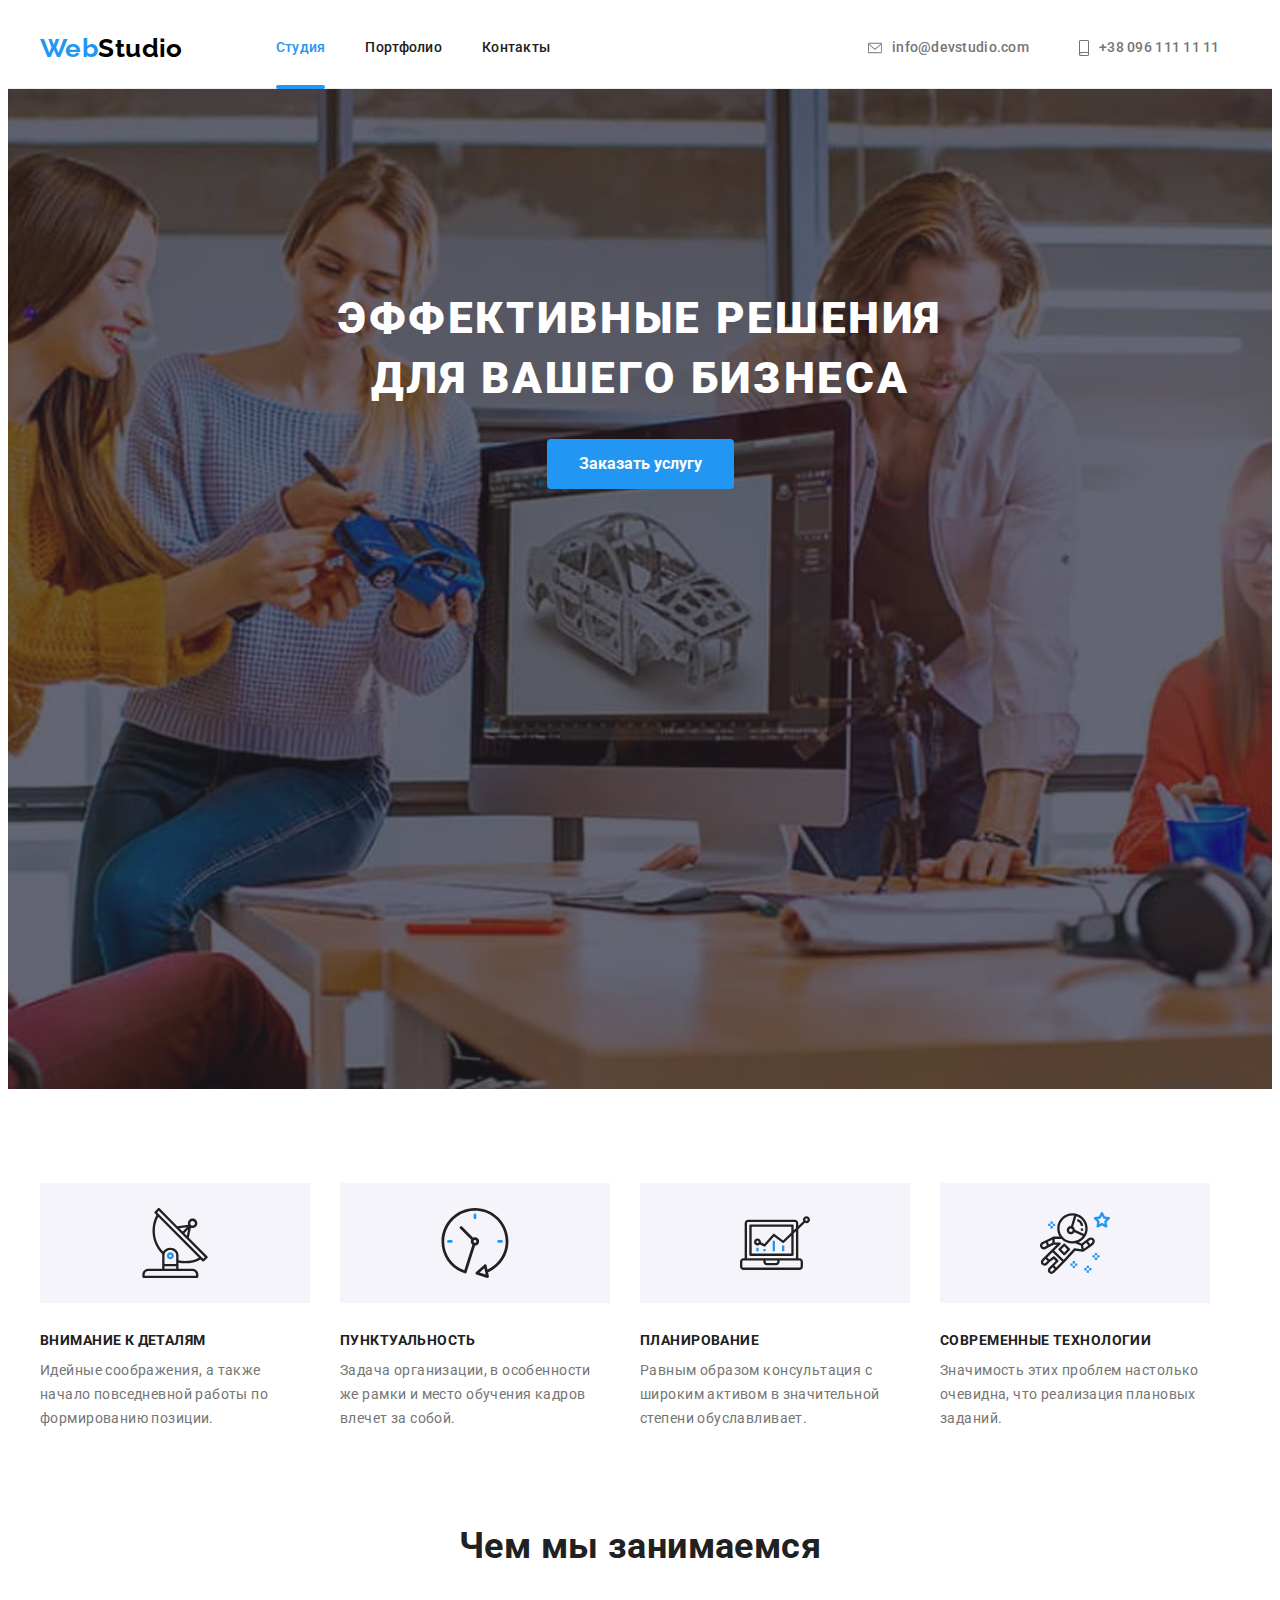
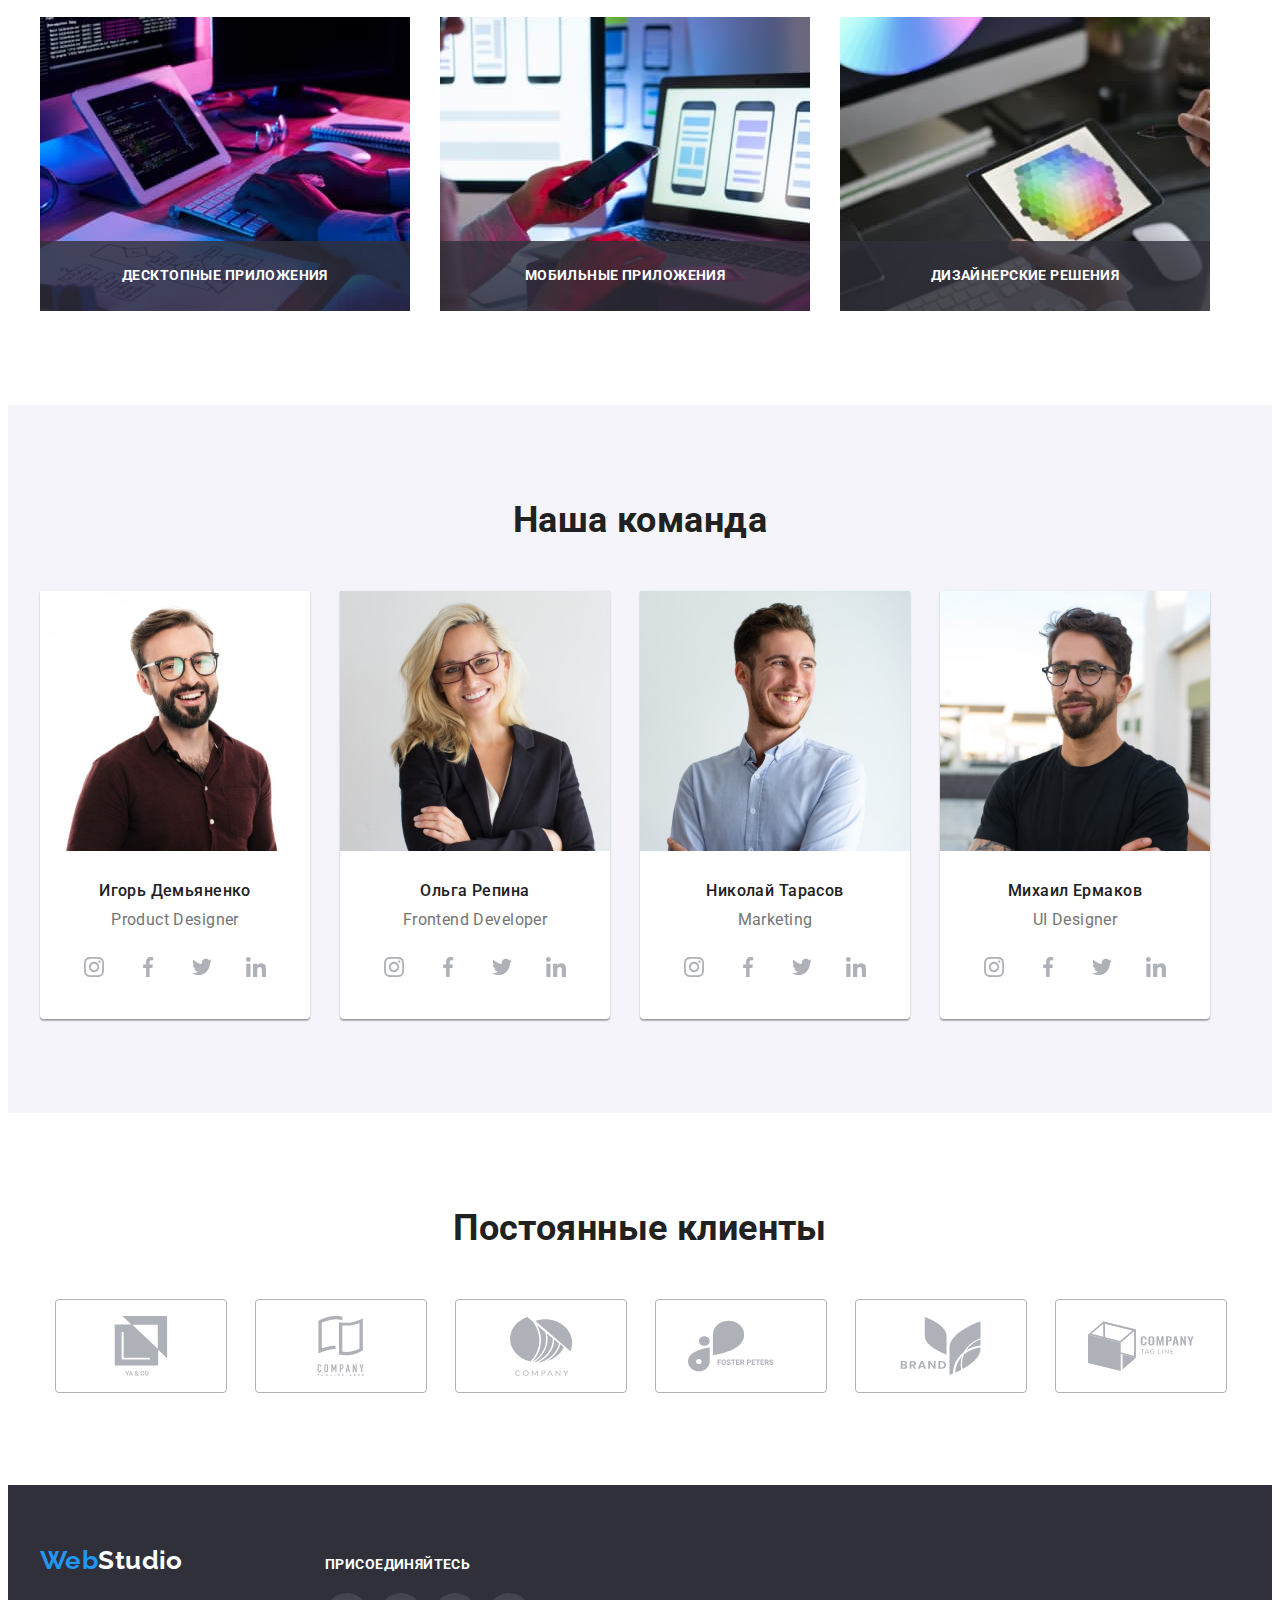
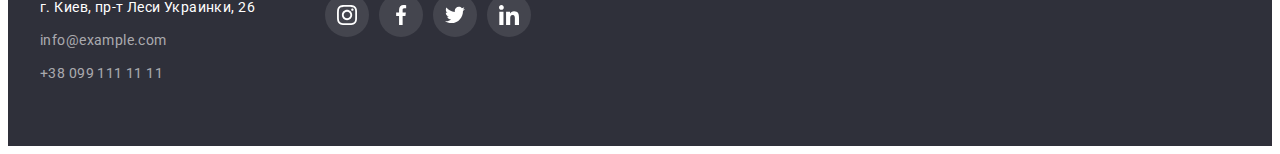
<file: index.html>
<!DOCTYPE html>
<html lang="ru">
<head>
    <meta charset="UTF-8">
    <meta http-equiv="X-UA-Compatible" content="IE=edge">
    <meta name="viewport" content="width=device-width, initial-scale=1.0">
    <title>Студия</title>
<link rel="preconnect" href="https://fonts.googleapis.com">
<link rel="preconnect" href="https://fonts.gstatic.com" crossorigin>
<link href="https://fonts.googleapis.com/css2?family=Raleway:wght@700&family=Roboto:wght@400;500;700;900&display=swap"
    rel="stylesheet">
    <link rel="stylesheet" href="https://cdnjs.cloudflare.com/ajax/libs/modern-normalize/1.1.0/modern-normalize.min.css"
        integrity="sha512-wpPYUAdjBVSE4KJnH1VR1HeZfpl1ub8YT/NKx4PuQ5NmX2tKuGu6U/JRp5y+Y8XG2tV+wKQpNHVUX03MfMFn9Q=="
        crossorigin="anonymous" referrerpolicy="no-referrer" />
    <link rel="stylesheet" href="./css/styles.css"> 
</head>

<body>
    <header class="header">
        <div class="container main-nav">
            <nav class="main-nav">
                <a href="./index.html" class="logo link" lang="en">
                    <span class="accent-color">Web</span>Studio</a>
                <ul class="site-nav list">
                    <li class="item"><a href="" class="link courrent">Студия</a></li>
                    <li class="item"><a href="./portfolio.html" class="link">Портфолио</a></li>
                    <li class="item"><a href="" class="link">Контакты</a></li>
                </ul>
            </nav>
            <ul class="contact-nav list">
                <li class="item">
                    <a href="mailto:info@devstudio.com" class="link">
                        <svg class="contact-icon" width="16px" height="12px">
                            <use href="./images/icons.svg#envelope"></use>
                        </svg>info@devstudio.com</a>
                </li>
                <li class="item">
                    <a href="tel:+380961111111" class="link">
                        <svg class="contact-icon" width="10px" height="16px">
                            <use href="./images/icons.svg#smartphone"></use>
                        </svg>+38 096 111 11 11</a>
                </li>
            </ul>
        </div>
    </header>

    <main>
        <!--Hero-->
<section class="hero">
    <div class="container">
    <h1 class="hero-title">Эффективные решения для вашего бизнеса</h1>
    <button type="button" class="button primary" data-modal-open>Заказать услугу</button>
    </div>
</section>
<!--Особенности-->
<section class="section">
    <div class="container">
        <h2 class="visually-hidden">Особенности нашей студии</h2>
        <ul class="peculiarities-list list">
            <li class="item">
                <div class="thumb">
                <svg class="icon" width="70px" height="70px">
                    <use href="./images/icons.svg#antenna"></use>
                </svg>
                </div>
                <h3 class="title">Внимание к деталям</h3>
                <p class="text">Идейные соображения, а также начало повседневной работы по формированию позиции.</p>
            </li>
            <li class="item">
                <div class="thumb">
                    <svg class="icon" width="70px" height="70px">
                        <use href="./images/icons.svg#clock"></use>
                    </svg>
                    </div>
                <h3 class="title">Пунктуальность</h3>
                <p class="text">Задача организации, в особенности же рамки и место обучения кадров влечет за собой.</p>
            </li>
            <li class="item">
                <div class="thumb">
                    <svg class="icon" width="70px" height="70px">
                        <use href="./images/icons.svg#diagram"></use>
                    </svg>
                    </div>
                <h3 class="title">Планирование</h3>
                <p class="text">Равным образом консультация с широким активом в значительной степени обуславливает.</p>
            </li>
            <li class="item">
                <div class="thumb">
                <svg class="icon" width="70px" height="70px">
                    <use href="./images/icons.svg#astronaut"></use>
                </svg>
                </div>
                <h3 class="title">Современные технологии</h3>
                <p class="text">Значимость этих проблем настолько очевидна, что реализация плановых заданий.</p>
            </li>
        </ul>
    </div>
</section>
<!--Чем мы занимаемся-->
<section class="section no-padding-top">
    <div class="container">
    <h2 class="section-title">Чем мы занимаемся</h2>
    <ul class="speciality-list list">
        <li class="item">
            <div class="speciality-thumb">
            <img src="./images/img-box1.jpg" alt="разработка" width="370" height="294">
            <h3 class="about-title">Десктопные приложения</h3>
            </div>
        </li>
        <li class="item">
            <div class="speciality-thumb">
            <img src="./images/img-box2.jpg" alt="разработка приложений" width="370" height="294">
            <h3 class="about-title">Мобильные приложения</h3>
            </div>
        </li>
        <li class="item">
            <div class="speciality-thumb">
            <img src="./images/img-box3.jpg" alt="дизайн" width="370" height="294">
            <h3 class="about-title">Дизайнерские решения</h3>
            </div>
        </li>
    </ul>
    </div>
</section>
<!--Наша команда-->
<section class="section team">
    <div class="container team">
<h2 class="section-title">Наша команда</h2>
<ul class="team-list list">
    <li class="item">
        <img src="./images/img-1.jpg" alt="Игорь Демьяненко" width="270" height="260">
        <div class="employee">
        <h3 class="title">Игорь Демьяненко</h3>
        <p lang="en" class="position">Product Designer</p>
        <ul class="team-soc-list list">
            <li class="soc-item">
                <a href="" class="link">
                    <svg class="team-soc-icon" width="20" height="20">
                        <use href="./images/icons.svg#instagram"></use>
                    </svg>
                </a>
            </li>
            <li class="soc-item">
                <a href="" class="link">
                    <svg class="team-soc-icon" width="20" height="20">
                        <use href="./images/icons.svg#facebook"></use>
                    </svg>
                </a>
            </li>
            <li class="soc-item">
                <a href="" class="link">
                    <svg class="team-soc-icon" width="20" height="20">
                        <use href="./images/icons.svg#twitter"></use>
                    </svg>
                </a>
            </li>
            <li class="soc-item">
                <a href="" class="link">
                    <svg class="team-soc-icon" width="20" height="20">
                        <use href="./images/icons.svg#linkedin"></use>
                    </svg>
                </a>
            </li>
        </ul>
        </div>
    </li>
    <li class="item">
        <img src="./images/img-2.jpg" alt="Ольга Репина" width="270" height="260">
        <div class="employee">
        <h3 class="title">Ольга Репина</h3>
        <p lang="en" class="position">Frontend Developer</p>
        <ul class="team-soc-list list">
            <li class="soc-item">
                <a href="" class="link">
                    <svg class="team-soc-icon" width="20" height="20">
                        <use href="./images/icons.svg#instagram"></use>
                    </svg>
                </a>
            </li>
            <li class="soc-item">
                <a href="" class="link">
                    <svg class="team-soc-icon" width="20" height="20">
                        <use href="./images/icons.svg#facebook"></use>
                    </svg>
                </a>
            </li>
            <li class="soc-item">
                <a href="" class="link">
                    <svg class="team-soc-icon" width="20" height="20">
                        <use href="./images/icons.svg#twitter"></use>
                    </svg>
                </a>
            </li>
            <li class="soc-item">
                <a href="" class="link">
                    <svg class="team-soc-icon" width="20" height="20">
                        <use href="./images/icons.svg#linkedin"></use>
                    </svg>
                </a>
            </li>
        </ul>
        </div>
    </li>
    <li class="item">
        <img src="./images/img-3.jpg" alt="Николай Тарасов" width="270" height="260">
        <div class="employee">
        <h3 class="title">Николай Тарасов</h3>
        <p lang="en" class="position">Marketing</p>
        <ul class="team-soc-list list">
            <li class="soc-item">
                <a href="" class="link">
                    <svg class="team-soc-icon" width="20" height="20">
                        <use href="./images/icons.svg#instagram"></use>
                    </svg>
                </a>
            </li>
            <li class="soc-item">
                <a href="" class="link">
                    <svg class="team-soc-icon" width="20" height="20">
                        <use href="./images/icons.svg#facebook"></use>
                    </svg>
                </a>
            </li>
            <li class="soc-item">
                <a href="" class="link">
                    <svg class="team-soc-icon" width="20" height="20">
                        <use href="./images/icons.svg#twitter"></use>
                    </svg>
                </a>
            </li>
            <li class="soc-item">
                <a href="" class="link">
                    <svg class="team-soc-icon" width="20" height="20">
                        <use href="./images/icons.svg#linkedin"></use>
                    </svg>
                </a>
            </li>
        </ul>
        </div>
    </li>
    <li class="item">
        <img src="./images/img-4.jpg" alt="Михаил Ермаков" width="270" height="260">
        <div class="employee">
        <h3 class="title">Михаил Ермаков</h3>
        <p lang="en" class="position">UI Designer</p>
        <ul class="team-soc-list list">
            <li class="soc-item">
                <a href="" class="link">
                    <svg class="team-soc-icon" width="20" height="20">
                        <use href="./images/icons.svg#instagram"></use>
                    </svg>
                </a>
            </li>
            <li class="soc-item">
                <a href="" class="link">
                    <svg class="team-soc-icon" width="20" height="20">
                        <use href="./images/icons.svg#facebook"></use>
                    </svg>
                </a>
            </li>
            <li class="soc-item">
                <a href="" class="link">
                    <svg class="team-soc-icon" width="20" height="20">
                        <use href="./images/icons.svg#twitter"></use>
                    </svg>
                </a>
            </li>
            <li class="soc-item">
                <a href="" class="link">
                    <svg class="team-soc-icon" width="20" height="20">
                        <use href="./images/icons.svg#linkedin"></use>
                    </svg>
                </a>
            </li>
        </ul>
        </div>
    </li>
</ul>
    </div>
    
</section>
<!-- Постоянные клиенты -->
<section class="section clients">
    <div class="container">
        <h2 class="section-title">Постоянные клиенты</h2>
        <ul class="clients-list list">
            <li class="item">
                <a href="" class="link">
                    <svg class="clients-icon" width="106px" height="60px">
                            <use href="./images/icons.svg#client-1"></use>
                        </svg>
                </a>
            </li>
            <li class="item">
                <a href="" class="link">
                    <svg class="clients-icon" width="106px" height="60px">
                            <use href="./images/icons.svg#client-2"></use>
                        </svg>
                </a>
            </li>
            <li class="item">
                <a href="" class="link">
                    <svg class="clients-icon" width="106px" height="60px">
                            <use href="./images/icons.svg#client-3"></use>
                        </svg>
                </a>
            </li>
            <li class="item">
                <a href="" class="link">
                    <svg class="clients-icon" width="106px" height="60px">
                            <use href="./images/icons.svg#client-4"></use>
                        </svg>
                </a>
            </li>
            <li class="item">
                <a href="" class="link">
                    <svg class="clients-icon" width="106px" height="60px">
                            <use href="./images/icons.svg#client-5"></use>
                        </svg>
                </a>
            </li>
            <li class="item">
                <a href="" class="link">
                    <svg class="clients-icon" width="106px" height="60px">
                            <use href="./images/icons.svg#client-6"></use>
                        </svg>
                </a>
            </li>
        </ul>
    </div>
</section>
    </main>

    <!--Footer-->
    <footer class="footer">
        <div class="container">
            <div class="footer-contacts">
            <a href="./index.html" class="logo link" lang="en">
                <span class="accent-color">Web</span>Studio</a>
            <address>
                <ul class="address-list list">
                    <li>
                        <a href="https://goo.gl/maps/RuPEeq3Qw8QJzoiD7" target="_blank" rel="noopener nofollow noreferrer"
                            class="address link">
                            г. Киев, пр-т Леси Украинки, 26
                        </a>
                    </li>
                    <li>
                        <a href="mailto:info@example.com" class="mail link">info@example.com</a>
                    </li>
                    <li>
                        <a href="tel:+380991111111" class="tel link">+38 099 111 11 11</a>
                    </li>
                </ul>
            </address>
            </div>
            <div class="footer-soc">
                <h2 class="title">присоединяйтесь</h2>
                <ul class="footer-soc-list list">
                    <li class="soc-item">
                        <a href="" class="link">
                            <svg class="footer-soc-icon" width="20" height="20">
                                <use href="./images/icons.svg#instagram"></use>
                            </svg>
                        </a>
                    </li>
                    <li class="soc-item">
                        <a href="" class="link">
                            <svg class="footer-soc-icon" width="20" height="20">
                                <use href="./images/icons.svg#facebook"></use>
                            </svg>
                        </a>
                    </li>
                    <li class="soc-item">
                        <a href="" class="link">
                            <svg class="footer-soc-icon" width="20" height="20">
                                <use href="./images/icons.svg#twitter"></use>
                            </svg>
                        </a>
                    </li>
                    <li class="soc-item">
                        <a href="" class="link">
                            <svg class="footer-soc-icon" width="20" height="20">
                                <use href="./images/icons.svg#linkedin"></use>
                            </svg>
                        </a>
                    </li>
                </ul>
            </div>
        </div>
    </footer>

<!-- backdrop -->
<div class="backdrop is-hidden" data-modal>
    <div class="modal">
        <button type="button" class="close-btn" data-modal-close>
            <svg class="close-icon" width="18" height="18">
                <use href="./images/icons.svg#closeblack"></use>
            </svg>
        </button>
    </div>
</div>

<script src="./js/modal.js"></script>

</body>
</html>
</file>
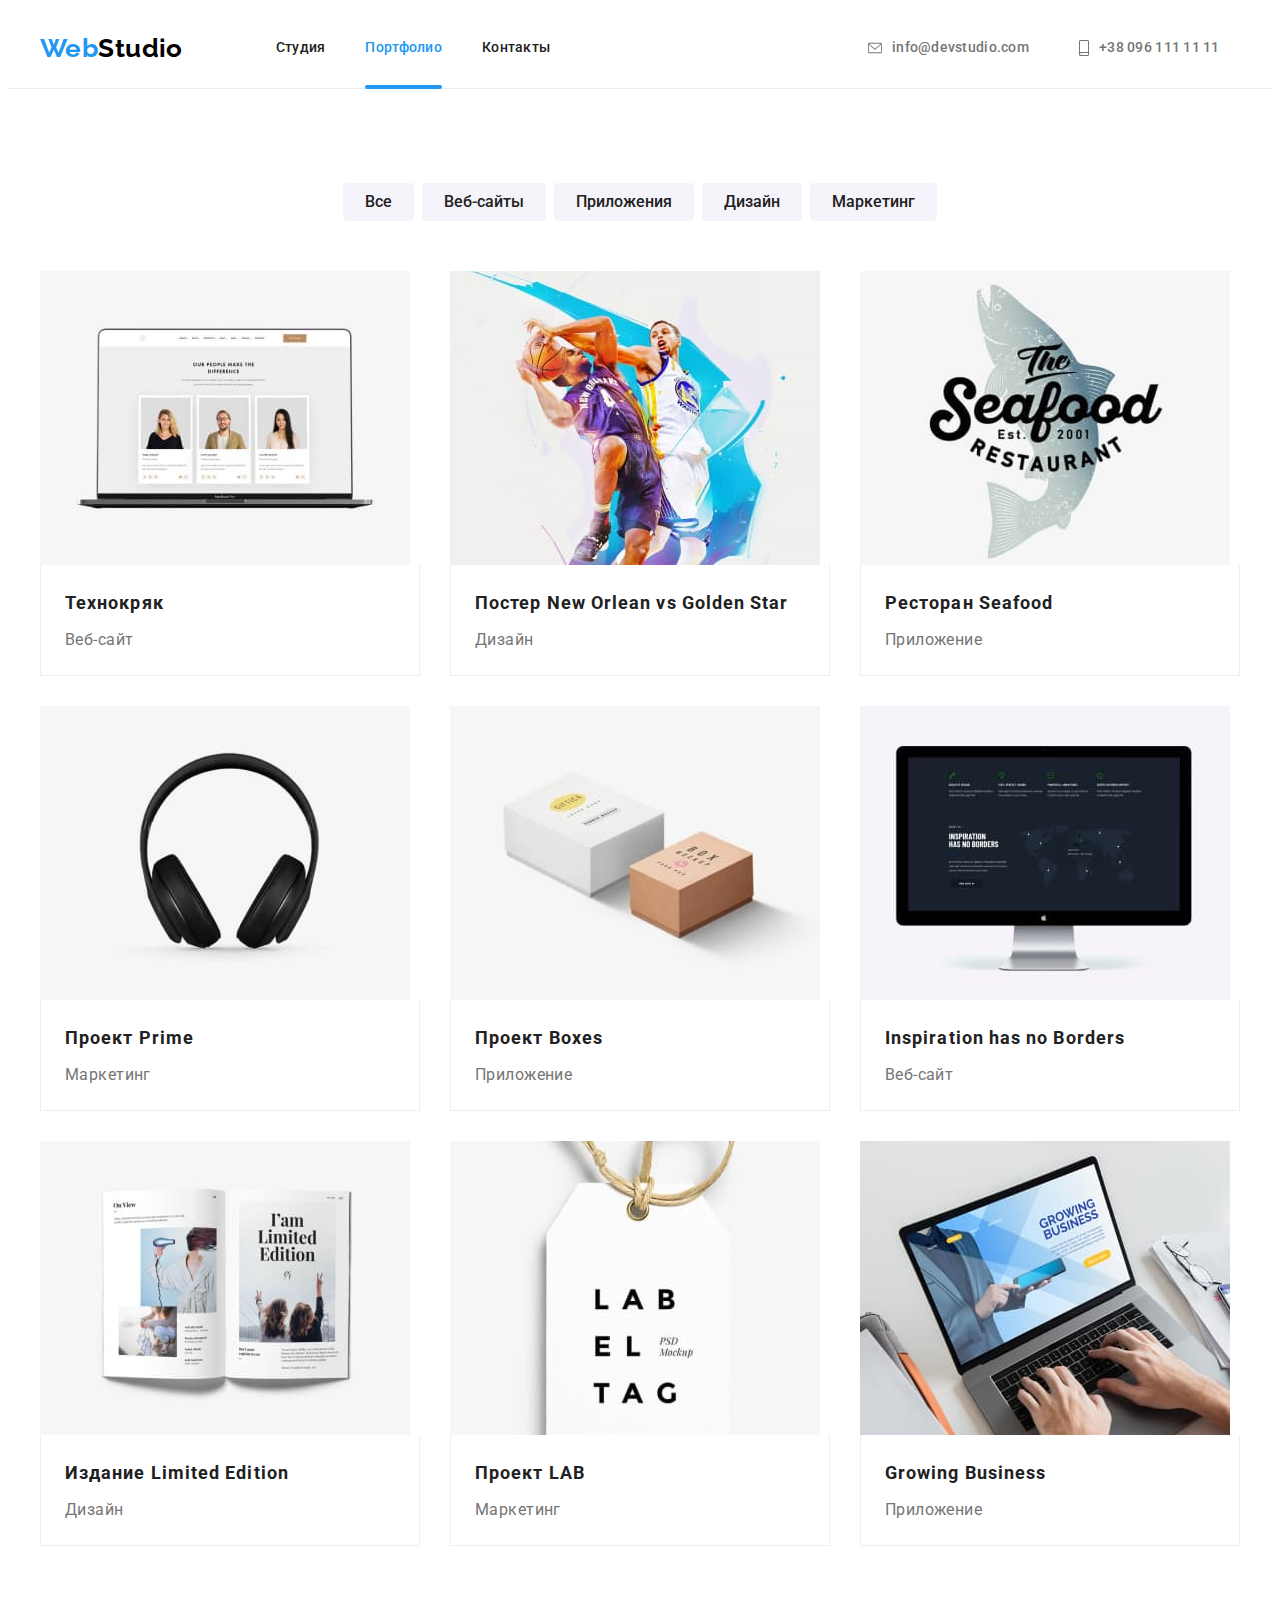
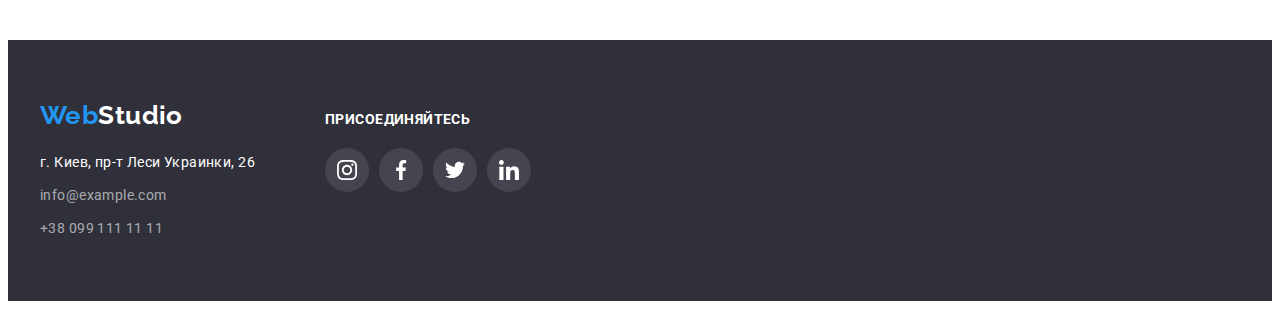
<file: portfolio.html>
<!DOCTYPE html>
<html lang="ru">
<head>
    <meta charset="UTF-8">
    <meta http-equiv="X-UA-Compatible" content="IE=edge">
    <meta name="viewport" content="width=device-width, initial-scale=1.0">
    <title>Портфолио</title>
    <link rel="preconnect" href="https://fonts.googleapis.com">
    <link rel="preconnect" href="https://fonts.gstatic.com" crossorigin>
    <link href="https://fonts.googleapis.com/css2?family=Raleway:wght@700&family=Roboto:wght@400;500;700;900&display=swap"
        rel="stylesheet">
    <link rel="stylesheet" href="https://cdnjs.cloudflare.com/ajax/libs/modern-normalize/1.1.0/modern-normalize.min.css"
        integrity="sha512-wpPYUAdjBVSE4KJnH1VR1HeZfpl1ub8YT/NKx4PuQ5NmX2tKuGu6U/JRp5y+Y8XG2tV+wKQpNHVUX03MfMFn9Q=="
        crossorigin="anonymous" referrerpolicy="no-referrer" />
    <link rel="stylesheet" href="./css/styles.css">
</head>
<body>
    <header class="header">
        <div class="container main-nav">
            <nav class="main-nav">
                <a href="./index.html" class="logo link" lang="en">
                    <span class="accent-color">Web</span>Studio</a>
                <ul class="site-nav list">
                    <li class="item"><a href="./index.html" class="link">Студия</a></li>
                    <li class="item"><a href="./portfolio.html" class="link courrent">Портфолио</a></li>
                    <li class="item"><a href="" class="link">Контакты</a></li>
                </ul>
            </nav>
            <ul class="contact-nav list">
                <li class="item">
                    <a href="mailto:info@devstudio.com" class="link">
                        <svg class="contact-icon" width="16px" height="12px">
                            <use href="./images/icons.svg#envelope"></use>
                        </svg>info@devstudio.com</a>
                </li>
                <li class="item">
                    <a href="tel:+380961111111" class="link">
                        <svg class="contact-icon" width="10px" height="16px">
                            <use href="./images/icons.svg#smartphone"></use>
                        </svg>+38 096 111 11 11</a>
                </li>
            </ul>
        </div>
    </header>

    <main>
<section class="section">
    <div class="container">
    <h1 class="visually-hidden">Портфолио</h1>
    <ul class="filter-list list">
        <li class="item"> <button type="button" class="button filter">Все</button></li>
        <li class="item"> <button type="button" class="button filter">Веб-сайты</button></li>
        <li class="item"> <button type="button" class="button filter">Приложения</button></li>
        <li class="item"> <button type="button" class="button filter">Дизайн</button></li>
        <li class="item"> <button type="button" class="button filter">Маркетинг</button></li>
    </ul>

    <ul class="projects list">
        <li class="item"> 
            <a href="" class="link"> 
            <div class="projects-thumb">
            <img src="./images/img-portfol-1.jpg" alt="Технокряк" width="370" height="294">
            <p class="projects-about-text">Ресурс предлагает комплексные предложения с разным уровнем функционала и сервисов. Все это позволит посетителю получить
            исчерпывающие сведения о компании или частном лице.</p>
            </div>
            <div class="product">
            <h2 class="title">Технокряк</h2> 
            <p class="text">Веб-сайт</p>
            </div>
        </a>
    </li>
        <li class="item"> 
            <a href="" class="link"> 
            <div class="projects-thumb">
            <img src="./images/img-portfol-2.jpg" alt="Постер New Orlean vs Golden Star" width="370" height="294">
            <p class="projects-about-text">Ресурс предлагает комплексные предложения с разным уровнем функционала и сервисов. Все это позволит посетителю получить
            исчерпывающие сведения о компании или частном лице.</p>
            </div>
            <div class="product"> 
            <h2 class="title">Постер<span lang="en"> New Orlean vs Golden Star</span></h2> 
            <p class="text">Дизайн</p>
            </div>
        </a>
    </li>
        <li class="item"> 
            <a href="" class="link">
            <div class="projects-thumb">
            <img src="./images/img-portfol-3.jpg" alt="Ресторан Seafood" width="370" height="294">
            <p class="projects-about-text">Ресурс предлагает комплексные предложения с разным уровнем функционала и сервисов. Все это позволит посетителю получить
            исчерпывающие сведения о компании или частном лице.</p>
            </div>
            <div class="product"> 
            <h2 class="title">Ресторан<span lang="en"> Seafood</span></h2> 
            <p class="text">Приложение</p>
            </div>
        </a>
    </li>
        <li class="item"> 
            <a href="" class="link">
            <div class="projects-thumb">
            <img src="./images/img-portfol-4.jpg" alt="Проект Prime" width="370" height="294">
            <p class="projects-about-text">Ресурс предлагает комплексные предложения с разным уровнем функционала и сервисов. Все это позволит посетителю получить
            исчерпывающие сведения о компании или частном лице.</p>
            </div>
            <div class="product"> 
            <h2 class="title">Проект<span lang="en"> Prime</span></h2> 
            <p class="text">Маркетинг</p>
            </div>
        </a>
    </li>
        <li class="item"> 
            <a href="" class="link">
            <div class="projects-thumb">
            <img src="./images/img-portfol-5.jpg" alt="Проект Boxes" width="370" height="294">
            <p class="projects-about-text">Ресурс предлагает комплексные предложения с разным уровнем функционала и сервисов. Все это позволит посетителю получить
            исчерпывающие сведения о компании или частном лице.</p>
            </div>
            <div class="product"> 
            <h2 class="title">Проект<span lang="en"> Boxes</span></h2> 
            <p class="text">Приложение</p>
            </div>
        </a>
    </li>
        <li class="item"> 
            <a href="" class="link">
            <div class="projects-thumb">
            <img src="./images/img-portfol-6.jpg" alt="Inspiration has no Borders" width="370" height="294">
            <p class="projects-about-text">Ресурс предлагает комплексные предложения с разным уровнем функционала и сервисов. Все это позволит посетителю получить
            исчерпывающие сведения о компании или частном лице.</p>
            </div>
            <div class="product"> 
            <h2 lang="en" class="title">Inspiration has no Borders</h2> 
            <p class="text">Веб-сайт</p>
            </div>
        </a>
    </li>
        <li class="item"> 
            <a href="" class="link">
            <div class="projects-thumb">
            <img src="./images/img-portfol-7.jpg" alt="Издание Limited Edition" width="370" height="294">
            <p class="projects-about-text">Ресурс предлагает комплексные предложения с разным уровнем функционала и сервисов. Все это позволит посетителю получить
            исчерпывающие сведения о компании или частном лице.</p>
            </div>
            <div class="product"> 
            <h2 class="title">Издание<span lang="en"> Limited Edition</span></h2> 
            <p class="text">Дизайн</p>
            </div>
        </a>
    </li>
        <li class="item"> 
            <a href="" class="link">
            <div class="projects-thumb">
            <img src="./images/img-portfol-8.jpg" alt="Проект LAB" width="370" height="294">
            <p class="projects-about-text">Ресурс предлагает комплексные предложения с разным уровнем функционала и сервисов. Все это позволит посетителю получить
            исчерпывающие сведения о компании или частном лице.</p>
            </div>
            <div class="product"> 
            <h2 class="title">Проект<span lang="en"> LAB</span></h2> 
            <p class="text">Маркетинг</p>
            </div>
        </a>
    </li>
        <li class="item"> 
            <a href="" class="link">
            <div class="projects-thumb">
            <img src="./images/img-portfol-9.jpg" alt="Growing Business" width="370" height="294">
            <p class="projects-about-text">Ресурс предлагает комплексные предложения с разным уровнем функционала и сервисов. Все это позволит посетителю получить
            исчерпывающие сведения о компании или частном лице.</p>
            </div>
            <div class="product"> 
            <h2 lang="en" class="title">Growing Business</h2> 
            <p class="text">Приложение</p>
            </div>
        </a>
    </li>
    </ul>
    </div>
</section>
    </main>

    <!--Footer-->
    <footer class="footer">
        <div class="container">
            <div class="footer-contacts">
                <a href="./index.html" class="logo link" lang="en">
                    <span class="accent-color">Web</span>Studio</a>
                <address>
                    <ul class="address-list list">
                        <li>
                            <a href="https://goo.gl/maps/RuPEeq3Qw8QJzoiD7" target="_blank"
                                rel="noopener nofollow noreferrer" class="address link">
                                г. Киев, пр-т Леси Украинки, 26
                            </a>
                        </li>
                        <li>
                            <a href="mailto:info@example.com" class="mail link">info@example.com</a>
                        </li>
                        <li>
                            <a href="tel:+380991111111" class="tel link">+38 099 111 11 11</a>
                        </li>
                    </ul>
                </address>
            </div>
            <div class="footer-soc">
                <h2 class="title">присоединяйтесь</h2>
                <ul class="footer-soc-list list">
                    <li class="soc-item">
                        <a href="" class="link">
                            <svg class="footer-soc-icon" width="20" height="20">
                                <use href="./images/icons.svg#instagram"></use>
                            </svg>
                        </a>
                    </li>
                    <li class="soc-item">
                        <a href="" class="link">
                            <svg class="footer-soc-icon" width="20" height="20">
                                <use href="./images/icons.svg#facebook"></use>
                            </svg>
                        </a>
                    </li>
                    <li class="soc-item">
                        <a href="" class="link">
                            <svg class="footer-soc-icon" width="20" height="20">
                                <use href="./images/icons.svg#twitter"></use>
                            </svg>
                        </a>
                    </li>
                    <li class="soc-item">
                        <a href="" class="link">
                            <svg class="footer-soc-icon" width="20" height="20">
                                <use href="./images/icons.svg#linkedin"></use>
                            </svg>
                        </a>
                    </li>
                </ul>
            </div>
        </div>
    </footer>
</body>

</html>
</file>
<file: css/styles.css>
:root {
    --primary-text-color: #757575;
    --primary-white-color: #ffffff;
    --primary-black-color: #000000;
    --header-line-color: #ECECEC;
    --border-color: #EEEEEE;
    --title-text-color: #212121;
    --accent-color: #2196F3;
    --secondary-bg-color: #F5F4FA;
    --icon-color: #AFB1B8;
    --footer-bg-color: #2F303A;
    --footer-contact-color: rgba(255, 255, 255, 0.6);
    --backdrop-bg-color: rgba(0, 0, 0, 0.2);
    --primary-cubic: cubic-bezier(0.4, 0, 0.2, 1);
}

.list {
    padding: 0;
    margin: 0;
    list-style: none;
}

.link {
    display: block;
    text-decoration: none;
    font-style: normal;
}

h1, h2, h3, h4, h5, h6, p {
    margin: 0;
    padding: 0;
}

img {
    display: block;
    max-width: 100%;
    height: auto;
}

body {
background-color: var(--primary-white-color);
color: var(--primary-text-color);
font-family: Roboto, sans-serif;
font-size: 14px;
line-height: 1.71;
letter-spacing: 0.03em;
}

.visually-hidden {
    position: absolute;
    width: 1px;
    height: 1px;
    margin: -1px;
    border: 0;
    padding: 0;
    white-space: nowrap;
    clip-path: inset(100%);
    clip: rect(0 0 0 0);
    overflow: hidden;
}

.container {
    margin: 0 auto;
    padding-left: 15px;
    padding-right: 15px;
    width: 1200px;
}

/* Button */

.button {
    border: none;
    border-radius: 4px;
    padding: 6px 22px;

    color: var(--title-text-color);
    background-color: var(--secondary-bg-color);
    font-family: inherit;
    cursor: pointer;
}
    
.button:hover,
.button:focus {
    color: var(--primary-white-color);
    background-color: var(--accent-color);
}

.button.filter {
    font-weight: 500;
    font-size: 16px;
    line-height: 1.62;
    text-align: center;

    transition: background-color 250ms var(--primary-cubic),
        color 250ms var(--primary-cubic);
}

.button.filter:hover,
.button.filter:focus {
    box-shadow: 0px 3px 1px rgba(0, 0, 0, 0.1),
    0px 1px 2px rgba(0, 0, 0, 0.08),
    0px 2px 2px rgba(0, 0, 0, 0.12);
}
    
.button.primary {
    display: inline-block;
    margin: 0 auto;
    border: none;
    border-radius: 4px;
    padding: 10px 32px;

    color: var(--primary-white-color);
    background-color: var(--accent-color);
    transition: background-color 250ms var(--primary-cubic),
        color 250ms var(--primary-cubic);
    
    font-weight: 700;
    font-size: 16px;
    line-height: 1.88;
}
    
.button.primary:hover,
.button.primary:focus {
    color: var(--title-text-color);
    background-color: var(--primary-white-color);
}

/* ---------------------Header-------------------- */

.header {
    background-color: var(--primary-white-color);
    border-bottom: 1px solid var(--header-line-color);
}

.main-nav {
    display: flex;
    align-items: center;
}

.logo {
    color: var(--primary-black-color);
    font-family: Raleway, sans-serif;
    font-weight: 700;
    font-size: 26px;
    line-height: 1.19;

    transition: color 250ms var(--primary-cubic);
}

.logo:hover,
.logo:focus {
    color: var(--accent-color);
}

.accent-color {
    color: var(--accent-color);
}

/* site-nav */

.site-nav {
    display: flex;
}

.site-nav.list {
    margin-left: 93px;
}

.site-nav .item + .item {
    margin-left: 40px;
}

.site-nav .link {
    position: relative;
    transition: color 250ms var(--primary-cubic);

    display: block;
    padding-top: 32px;
    padding-bottom: 32px;

    color: var(--title-text-color);
    font-weight: 500;
    font-size: 14px;
    line-height: 1.14;
    letter-spacing: 0.02em;
}

.courrent::after {
    content: '';

    position: absolute;
    left: 0;

    bottom: -1px;
    width: 100%;
    height: 4px;
    border-radius: 2px;

    background-color: var(--accent-color);
}

/* contact-nav */

.contact-nav {
    display: flex;
    margin-left: auto;
}

.contact-nav .item + .item {
    margin-left: 50px;
}

.contact-nav .link {
    transition: color 250ms var(--primary-cubic);

    display: flex;
    align-items: center;
    padding-top: 32px;
    padding-bottom: 32px;
    width: 161px;

    color: var(--primary-text-color);
    font-weight: 500;
    font-size: 14px;
    line-height: 1.14;
    letter-spacing: 0.02em;
}

.contact-icon {
    margin-right: 10px;
    fill: currentColor;
}

.site-nav .link:hover,
.site-nav .link:focus,
.contact-nav .link:hover,
.contact-nav .link:focus {
    color: var(--accent-color);
}

.site-nav .link.courrent {
    color: var(--accent-color);
}

/* ---------------------Main-------------------- */

.section {
    padding-top: 94px;
    padding-bottom: 94px;
}

.no-padding-top {
    padding-top: 0;
}

/* Hero */

.hero {
    max-width: 1600px;
    height: 600px;
    margin: 0 auto;
    padding-top: 200px;
    padding-bottom: 200px;
    text-align: center;

    background-color: var(--footer-bg-color);
    background-image: linear-gradient( to right, 
    rgba(47, 48, 58, 0.4),
    rgba(47, 48, 58, 0.4)),
    url('../images/hero-bg.jpg');

    background-size: cover;
    background-repeat: no-repeat;
    background-position: center;
}

.hero-title {
    max-width: 696px;
    margin-left: auto;
    margin-right: auto;
    margin-bottom: 30px;

    color: var(--primary-white-color);
    font-weight: 900;
    font-size: 44px;
    line-height: 1.36;
    text-align: center;
    letter-spacing: 0.06em;
    text-transform: uppercase;
}

.section-title {
    margin-bottom: 50px;

    color: var(--title-text-color);
    font-weight: 700;
    font-size: 36px;
    line-height: 1.17;
    text-align: center;
}

/* Особенности */

.peculiarities-list {
    display: flex;
}

.peculiarities-list .item+.item {
    margin-left: 30px;
}

.peculiarities-list .thumb {
    display: flex;
    justify-content: center;
    align-items: center;

    margin-bottom: 30px;
    width: 270px;
    height: 120px;

    background-color: var(--secondary-bg-color);
}

.title {
    margin-bottom: 10px;
}

.peculiarities-list .title {
    font-weight: 700;
    font-size: 14px;
    line-height: 1.14;
    text-transform: uppercase;

    color: var(--title-text-color);
}

.peculiarities-list .text {
    max-width: 270px;
}

/* Чем мы занимаемся */

.speciality-list {
    display: flex;
}

.speciality-list .item + .item {
    margin-left: 30px;
}

.speciality-thumb {
    position: relative;
}

.about-title {
    position: absolute;
    bottom: 0;

    display: flex;
    justify-content: center;
    align-items: center;
    width: 100%;
    height: 70px;

    font-weight: 700;
    font-size: 14px;
    line-height: 1.14;
    text-transform: uppercase;

    color: var(--primary-white-color);
    background-color: rgba(47, 48, 58, 0.8);
}

/* Наша команда */

.team {
background-color: var(--secondary-bg-color);
}

.team-list {
    display: flex;
}

.team-list .item + .item {
    margin-left: 30px;
}

.team-list .item {
    border-radius: 0px 0px 4px 4px;

    background-color: var(--primary-white-color);
    box-shadow: 0px 1px 3px rgba(0, 0, 0, 0.12),
    0px 1px 1px rgba(0, 0, 0, 0.14),
    0px 2px 1px rgba(0, 0, 0, 0.2);
}

.team-list .title {
    margin-bottom: 10px;

    color: var(--title-text-color);
    font-weight: 500;
    font-size: 16px;
    line-height: 1.19;
    text-align: center;
}

.team-list .position {
    margin-bottom: 16px;
    color: var(--primary-text-color);
    font-size: 16px;
    line-height: 1.19;
    text-align: center;
}

.employee {
    padding-top: 30px;
    padding-bottom: 30px;
    text-align: center;
}

.team-soc-list {
    display: flex;
    justify-content: center;
}

.team-soc-list .soc-item {
    width: 44px;
    height: 44px;
}

.team-soc-list .soc-item + .soc-item {
    margin-left: 10px;
}

.team-soc-list .link {
    display: flex;
    align-items: center;
    justify-content: center;
    width: 100%;
    height: 100%;

    border-radius: 50%;

    transition: background-color 250ms var(--primary-cubic),
    color 250ms var(--primary-cubic);
}

.team-soc-icon {
    fill: var(--icon-color);
}

.team-soc-list .link:hover,
.team-soc-list .link:focus {
    background-color: var(--accent-color);
}

.team-soc-list .link:hover .team-soc-icon,
.team-soc-list .link:focus .team-soc-icon {
    fill: var(--primary-white-color);
}

/* Постояныне клиенты */

.clients-list {
    display: flex;
    justify-content: center;
}

.clients-list .item {
    width: 170px;
    height: 92px;
}

.clients-list .item + .item {
    margin-left: 30px;
}

.clients-list .link {
    display: flex;
    justify-content: center;
    align-items: center;

    width: 100%;
    height: 100%;

    color: var(--icon-color);
    border: 1px solid var(--icon-color);
    border-radius: 4px;

    transition: background-color 250ms var(--primary-cubic),
    color 250ms var(--primary-cubic);
}

.clients-icon {
    fill: currentColor;
}

.clients-list .link:hover,
.clients-list .link:focus {
    border-color: var(--accent-color);
    color: var(--accent-color);
}

/* ------------------Страница Портфолио----------------- */

.filter-list {
    display: flex;
    justify-content: center;
    margin-bottom: 50px;
}

.filter-list .item + .item {
    margin-left: 8px;
}

/* projects list */

.projects {
    display: flex;
    flex-wrap: wrap;
}

.projects .link {
    display: block;
}

.projects .item {
    width: calc((100% - 60px) / 3);
    margin-right: 30px;
    margin-bottom: 30px;
}

.projects .item:nth-child(3n) {
    margin-right: 0;
}

.projects .item:nth-last-child(-n+3) {
    margin-bottom: 0;
}

.projects .link:hover .projects-about-text,
.projects .link:focus .projects-about-text {
    transform: translateY(0);
}

.projects-thumb {
    position: relative;
    overflow: hidden;
}

.projects-about-text {
    position: absolute;
    top: 0;

    transform: translateY(101%);
    transition: transform 250ms var(--primary-cubic);

    padding: 63px 24px;

    width: 100%;
    height: 100%;

    font-weight: 400;
    font-size: 18px;
    line-height: 1.56;
    letter-spacing: 0.03em;

    color: var(--primary-white-color);
    background-color: rgba(33, 150, 243, 0.9);
}

.projects .title {
    margin-bottom: 4px;

    color: var(--title-text-color);
    font-weight: 700;
    font-size: 18px;
    line-height: 2;
    letter-spacing: 0.06em;
}

.projects .product {
    border-left: 1px solid var(--border-color);
    border-right: 1px solid var(--border-color);
    border-bottom: 1px solid var(--border-color);

    padding: 20px 24px;
}

.projects .text {
    color: var(--primary-text-color);
    font-size: 16px;
    line-height: 1.88;
}

.projects .link:hover {
    box-shadow: 0px 1px 1px rgba(0, 0, 0, 0.12),
    0px 4px 4px rgba(0, 0, 0, 0.06),
    1px 4px 6px rgba(0, 0, 0, 0.16);
}

/* ---------------------Footer-------------------- */

.footer {
    padding-top: 60px;
    padding-bottom: 60px;

    background-color: var(--footer-bg-color);
}

.footer .container {
    display: flex;
    align-items: baseline;
}

.footer .logo {
    margin-bottom: 20px;

    color: var(--primary-white-color);

    transition: color 250ms var(--primary-cubic);
}

.footer .logo:hover,
.footer .logo:focus {
    color:var(--accent-color);
}

.address-list .address, 
.address-list .mail {
    margin-bottom: 9px;
}

.address-list .address.link {
    color: var(--primary-white-color);
}

.address-list .mail.link,
.address-list .tel.link {
    color: var(--footer-contact-color);

    transition: color 250ms var(--primary-cubic);
}

.address-list .mail.link:hover,
.address-list .mail.link:focus,
.address-list .tel.link:hover,
.address-list .tel.link:focus {
    color:var(--accent-color);
}

/* footer-soc */

.footer-soc {
    margin-left: 70px;
}

.footer-soc .title {
    margin-bottom: 20px;
    font-weight: 700;
    font-size: 14px;
    line-height: 1.14;
    text-transform: uppercase;
    
    color: var(--primary-white-color);
}

.footer-soc-list {
    display: flex;
    justify-content: center;
}

.footer-soc-list .soc-item {
    width: 44px;
    height: 44px;
}

.footer-soc-list .soc-item +.soc-item {
    margin-left: 10px;
}

.footer-soc-list .link {
    display: flex;
    align-items: center;
    justify-content: center;
    width: 100%;
    height: 100%;
    
    color: var(--primary-white-color);
    background: rgba(255, 255, 255, 0.1);

    border-radius: 50%;

    transition: background-color 250ms var(--primary-cubic),
    color 250ms var(--primary-cubic);
}

.footer-soc-icon {
    fill: currentColor;
}

.footer-soc-list .link:hover,
.footer-soc-list .link:focus {
    background-color: var(--accent-color);
}

/* -------------------------backdrop----------------------- */

.backdrop {
    position: fixed;
    top: 0;
    transition: opacity 250ms, visibility 250ms;

    width: 100vw;
    height: 100vh;

    background-color: var(--backdrop-bg-color);
}

.backdrop.is-hidden .modal {
    transform: translate(-50%, -50%) scale(0);
}

.modal {
    position: absolute;
    top: 50%;
    left: 50%;
    transform: translate(-50%, -50%) scale(1);
    transition: transform 250ms;

    width: 528px;
    min-height: 581px;

    background-color: var(--primary-white-color);
    box-shadow: 0px 1px 3px rgba(0, 0, 0, 0.12), 
    0px 1px 1px rgba(0, 0, 0, 0.14), 
    0px 2px 1px rgba(0, 0, 0, 0.2);
    border-radius: 4px;
}

.close-btn {
    display: flex;
    align-items: center;
    justify-content: center;
    position: absolute;
    top: 8px;
    right: 8px;

    width: 30px;
    height: 30px;

    background-color: var(--primary-white-color);

    border: 1px solid rgba(0, 0, 0, 0.1);
    border-radius: 50%;
}

.close-btn:active {
    fill: var(--accent-color);
    box-shadow: inset 0px 3px 1px rgba(0, 0, 0, 0.1),
        0px 1px 2px rgba(0, 0, 0, 0.08),
        0px 2px 2px rgba(0, 0, 0, 0.12);
}

.is-hidden {
    visibility: hidden;
    opacity: 0;
    pointer-events: none;
}
</file>
